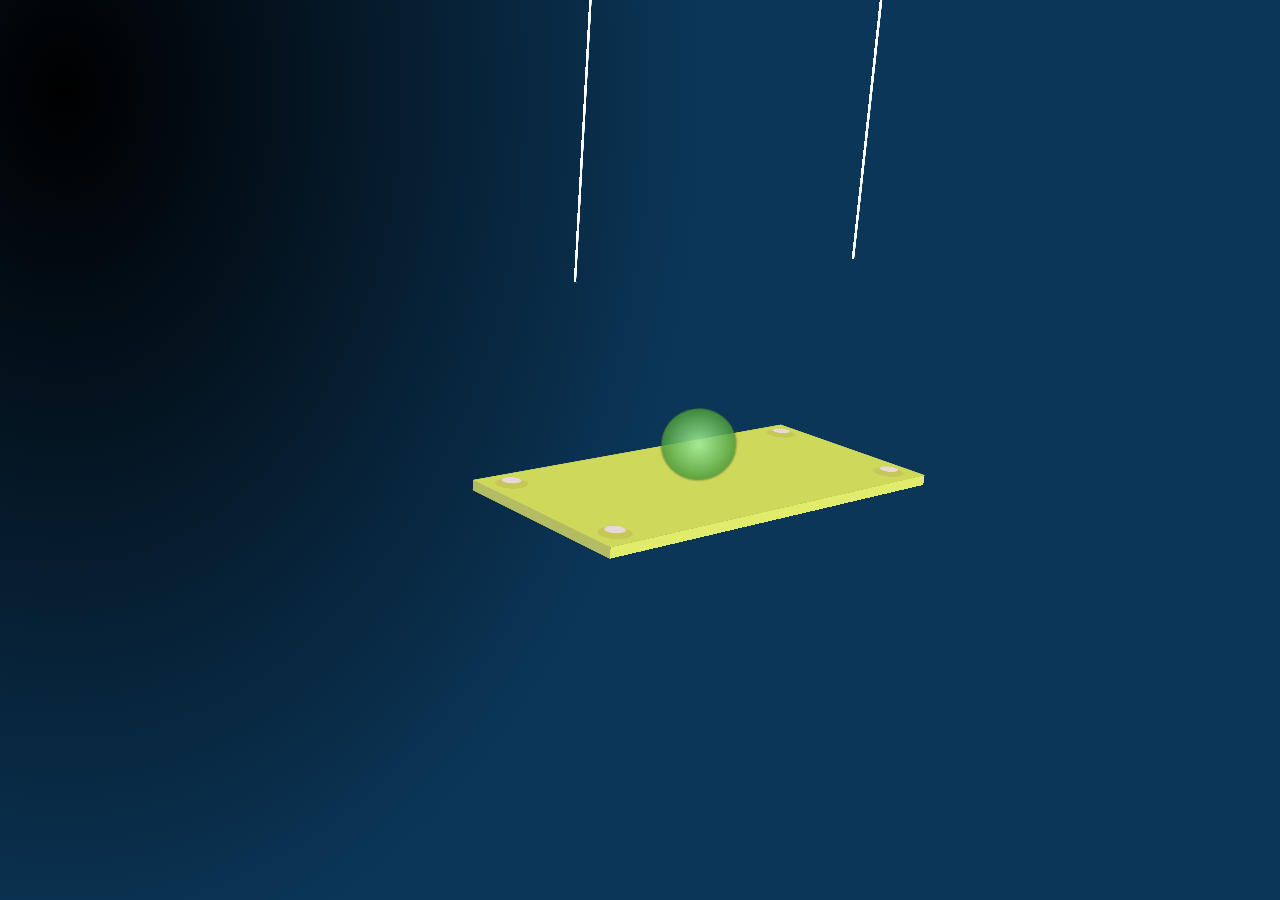
<file: P10_3D_Swing/index.html>
<!DOCTYPE html>
<html lang="en">
    <head>
        <meta charset="UTF-8">
        <title>3D Swing</title>
        <link rel="stylesheet" href="style.css">
    </head>
    <body>
        <div class="container">
            <div class="swing swing-1">
                <div class="circle circle-1"></div>
                <div class="circle circle-2"></div>
                <div class="circle circle-3"></div>
                <div class="circle circle-4"></div>
                <div class="rope rope-1"></div>
                <div class="rope rope-2"></div>
            </div>
            <div class="swing swing-2">
                <div class="circle circle-1"></div>
                <div class="circle circle-2"></div>
                <div class="circle circle-3"></div>
                <div class="circle circle-4"></div>
                <div class="rope rope-1"></div>
                <div class="rope rope-2"></div>
            </div>
            <div class="swing swing-3">
                <div class="circle circle-1"></div>
                <div class="circle circle-2"></div>
                <div class="circle circle-3"></div>
                <div class="circle circle-4"></div>
                <div class="rope rope-1"></div>
                <div class="rope rope-2"></div>
            </div>
            <div class="swing swing-4">
                <div class="circle circle-1"></div>
                <div class="circle circle-2"></div>
                <div class="circle circle-3"></div>
                <div class="circle circle-4"></div>
                <div class="rope rope-1"></div>
                <div class="rope rope-2"></div>
            </div>
            <div class="swing swing-5">
                <div class="circle circle-1"></div>
                <div class="circle circle-2"></div>
                <div class="circle circle-3"></div>
                <div class="circle circle-4"></div>
                <div class="rope rope-1"></div>
                <div class="rope rope-2"></div>
            </div>
            <div class="swing swing-6">
                <div class="ball"></div>
                <div class="circle circle-1"></div>
                <div class="circle circle-2"></div>
                <div class="circle circle-3"></div>
                <div class="circle circle-4"></div>
                <div class="rope rope-1"></div>
                <div class="rope rope-2"></div>
            </div>
        </div>
    </body>
</html>
</file>
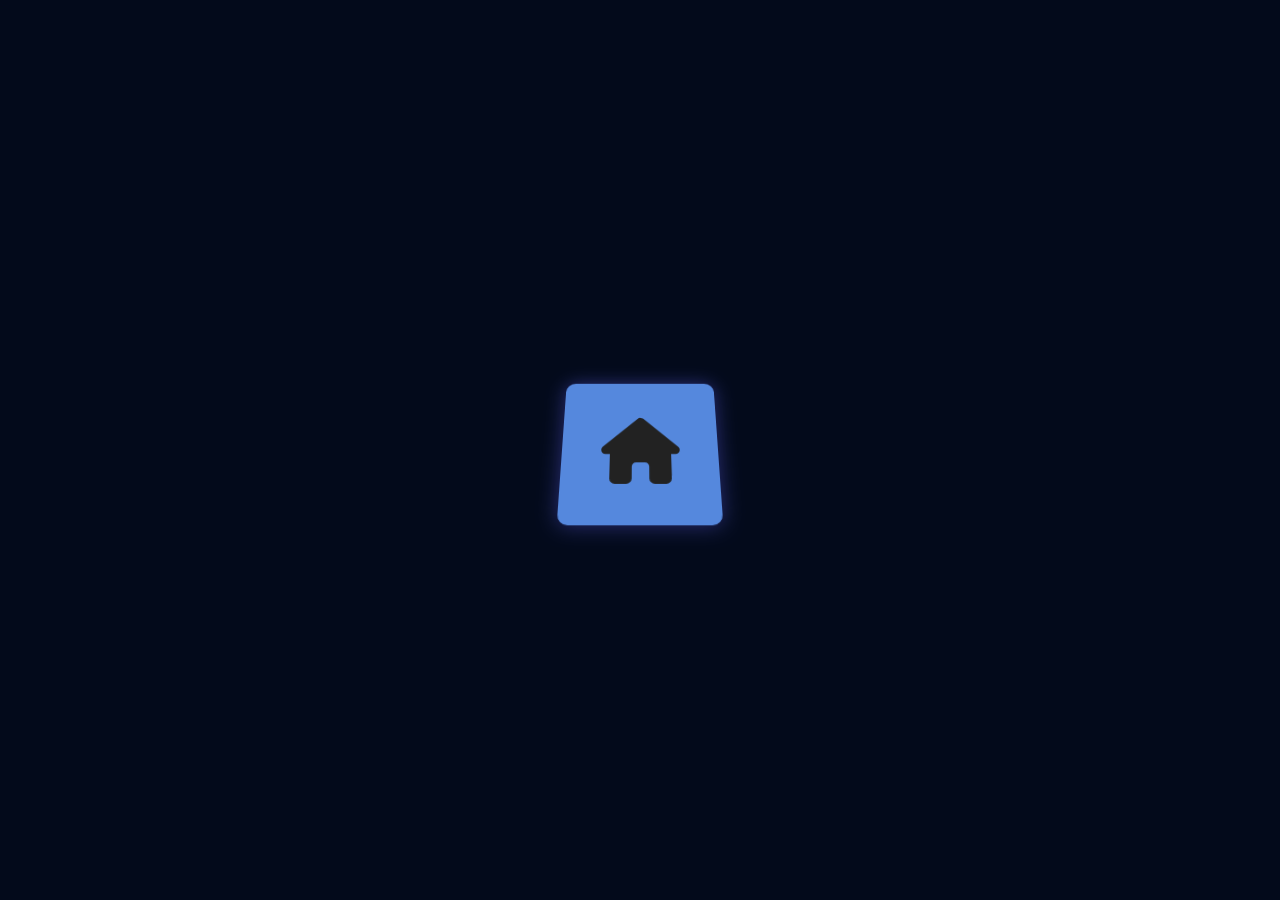
<file: P11_3D_Menu/index.html>
<!DOCTYPE html>
<html lang="en">

    <head>
        <meta charset="UTF-8">
        <title>3D Menu</title>
        <link rel="stylesheet" href="style.css">
        <link rel="stylesheet" href="https://cdnjs.cloudflare.com/ajax/libs/font-awesome/6.2.1/css/all.min.css">
    </head>

    <body>
        <div class="container">
            <div class="menu">

                <div class="menu-item">
                    <i class="fab fa-blogger"></i>
                </div>

                <div class="menu-item">
                    <i class="fas fa-users"></i>
                </div>

                <div class="menu-item center-item">
                    <i class="fas fa-home"></i>
                </div>

                <div class="menu-item">
                    <i class="fas fa-address-card"></i>
                </div>

                <div class="menu-item">
                    <i class="fas fa-photo-video"></i>
                </div>

            </div>
        </div>
        
        <script src="script.js"></script>
    </body>

</html>
</file>
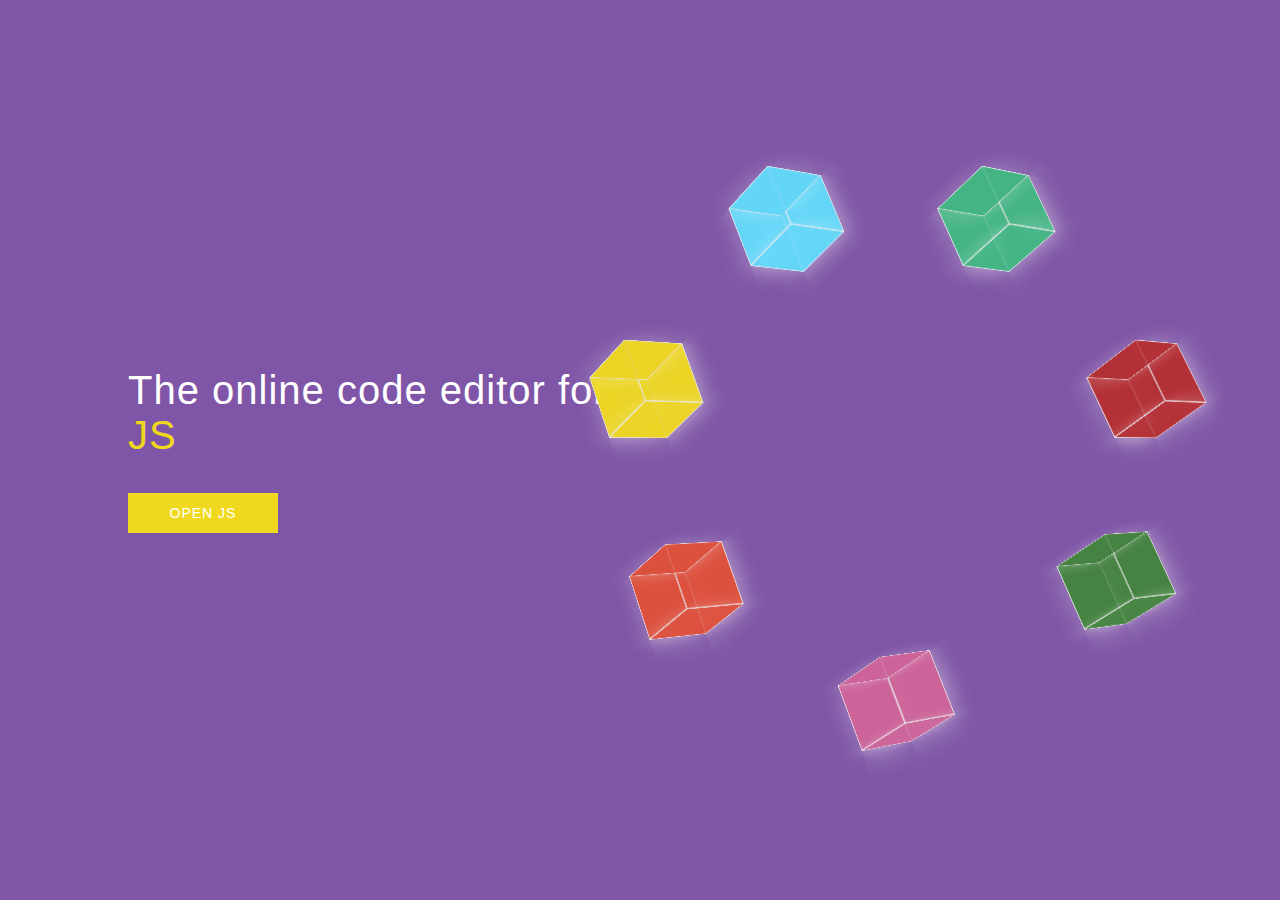
<file: P12_3D_Landing_Page/index.html>
<!DOCTYPE html>
<html lang="en">
    <head>
        <meta charset="UTF-8">
        <title>3D Boxes</title>
        <link rel="stylesheet" href="style.css">
        <link rel="icon" href="icons/box.ico">
    </head>
    <body>
        <div class="container center">
            <div class="header center">
                <h2 class="heading">The online code editor for <span>JS</span></h2>
                <button class="btn">Open <span>JS</span></button>
            </div>
            <div class="boxes center">
                <div class="box box-1">
                    <div class="top-side"></div>
                    <div class="bottom-side"></div>
                    <div class="front-side"></div>
                    <div class="back-side"></div>
                    <div class="right-side"></div>
                    <div class="left-side"></div>
                </div>

                <div class="box box-2">
                    <div class="top-side"></div>
                    <div class="bottom-side"></div>
                    <div class="front-side"></div>
                    <div class="back-side"></div>
                    <div class="right-side"></div>
                    <div class="left-side"></div>
                </div>

                <div class="box box-3">
                    <div class="top-side"></div>
                    <div class="bottom-side"></div>
                    <div class="front-side"></div>
                    <div class="back-side"></div>
                    <div class="right-side"></div>
                    <div class="left-side"></div>
                </div>

                <div class="box box-4">
                    <div class="top-side"></div>
                    <div class="bottom-side"></div>
                    <div class="front-side"></div>
                    <div class="back-side"></div>
                    <div class="right-side"></div>
                    <div class="left-side"></div>
                </div>

                <div class="box box-5">
                    <div class="top-side"></div>
                    <div class="bottom-side"></div>
                    <div class="front-side"></div>
                    <div class="back-side"></div>
                    <div class="right-side"></div>
                    <div class="left-side"></div>
                </div>

                <div class="box box-6">
                    <div class="top-side"></div>
                    <div class="bottom-side"></div>
                    <div class="front-side"></div>
                    <div class="back-side"></div>
                    <div class="right-side"></div>
                    <div class="left-side"></div>
                </div>

                <div class="box box-7">
                    <div class="top-side"></div>
                    <div class="bottom-side"></div>
                    <div class="front-side"></div>
                    <div class="back-side"></div>
                    <div class="right-side"></div>
                    <div class="left-side"></div>
                </div>
            </div>
        </div>

        <script src="script.js"></script>
    </body>
</html>
</file>
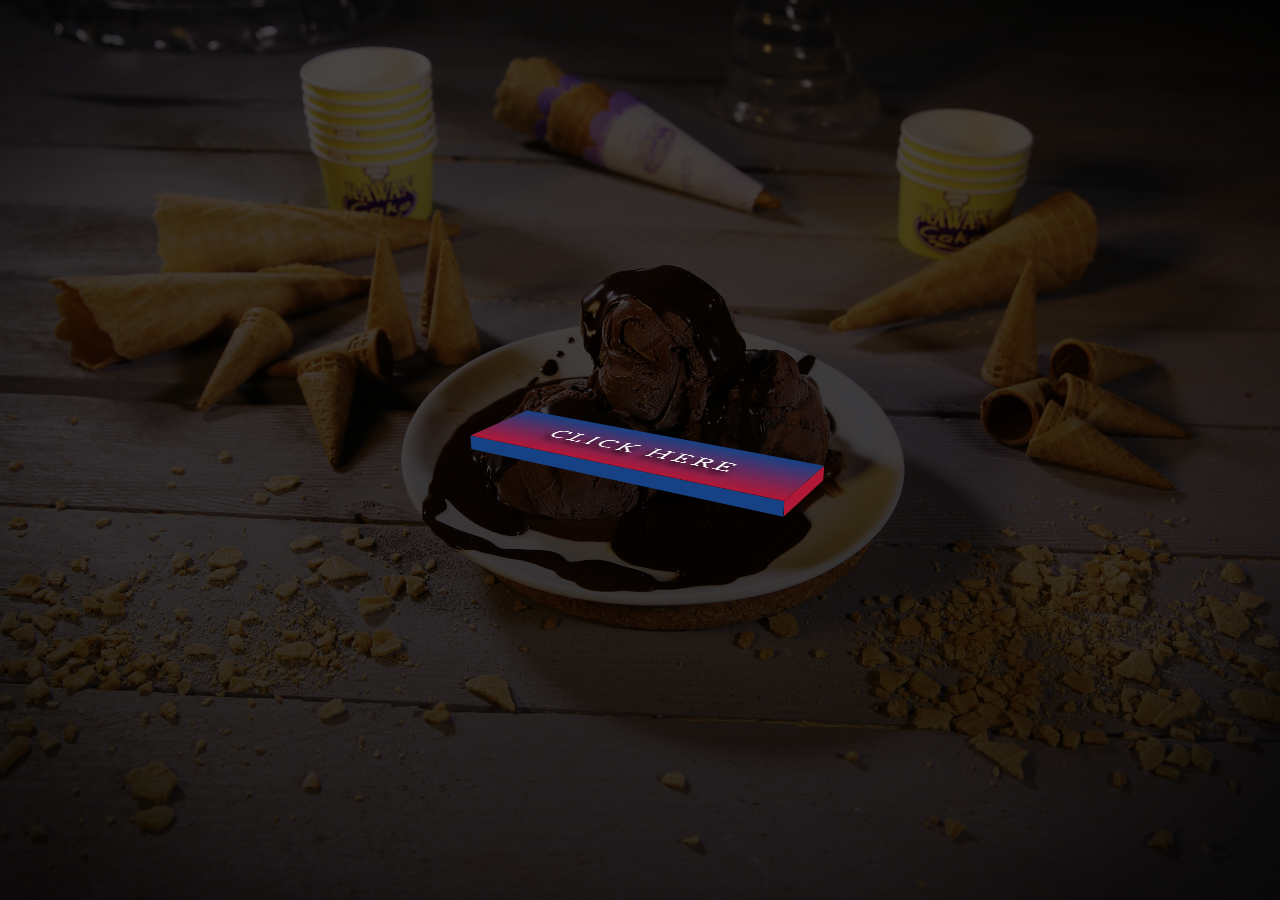
<file: P13_3D_Button/index.html>
<!DOCTYPE html>
<html lang="en">
    <head>
        <meta charset="UTF-8">
        <title>3D Button</title>
        <link href="https://fonts.googleapis.com/css2?family=Slabo+27px&display=swap" rel="stylesheet">
        <link rel="stylesheet" href="style.css">
    </head>
    <body>
        <div class="container">
            <button class="btn">Click Here</button>
        </div>
    </body>
</html>
</file>
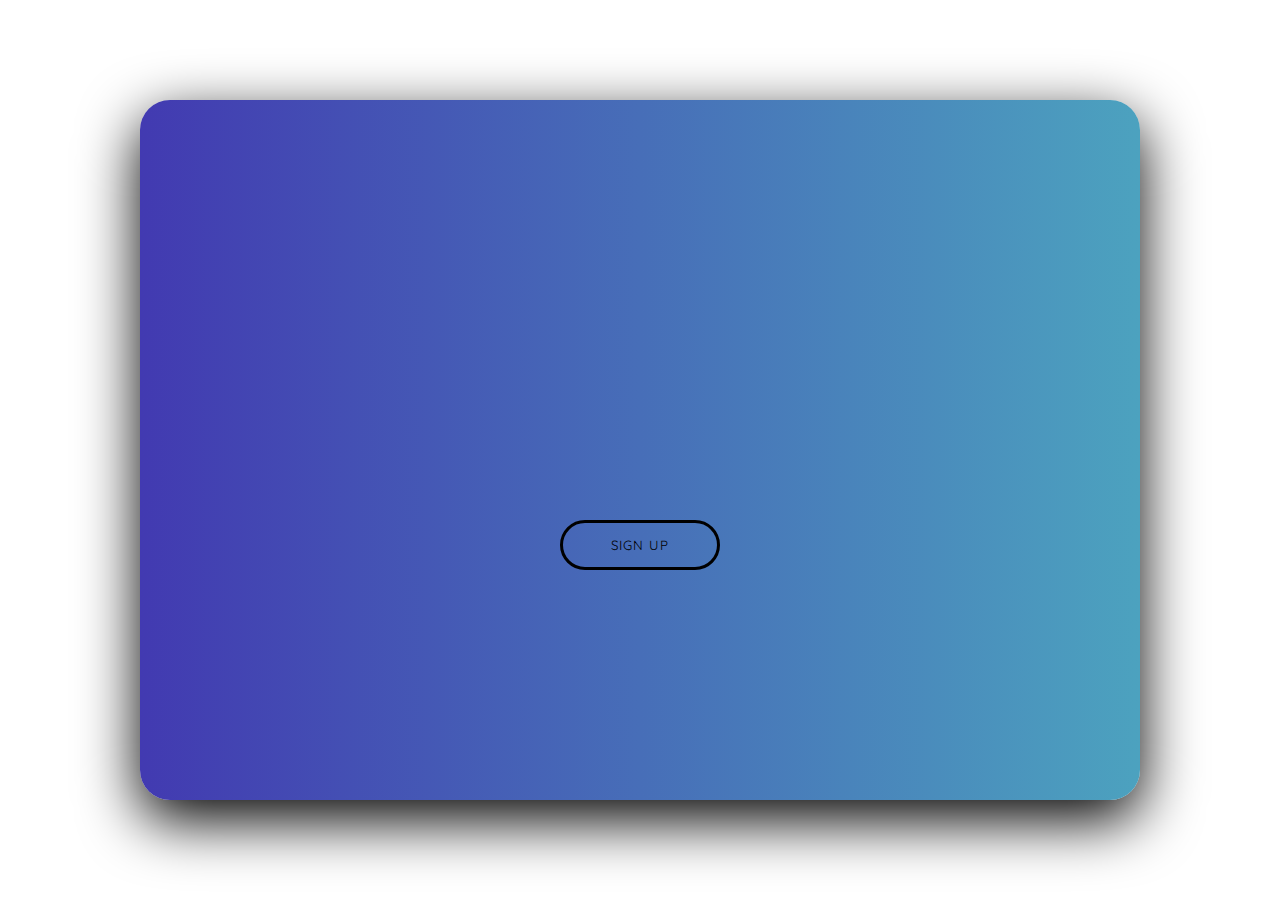
<file: P7_Sign_Up_Form/index.html>
<!DOCTYPE html>
<html lang="en">
    <head>
        <meta charset="UTF-8">
        <title>Sign up form</title>
        <link rel="stylesheet" href="style.css">
        <link rel="stylesheet" href="https://cdnjs.cloudflare.com/ajax/libs/font-awesome/6.2.1/css/all.min.css">
        <link rel="icon" href="images/favicon.ico">
        <link rel="preconnect" href="https://fonts.googleapis.com">
        <link rel="preconnect" href="https://fonts.gstatic.com" crossorigin>
        <link href="https://fonts.googleapis.com/css2?family=Quicksand:wght@300;400;500;600;700&display=swap" rel="stylesheet">
    </head>
    <body>
        <div class="container">
            <div class="form-wrapper">
                <div class="banner">
                    <h1>Hello Friend;</h1>
                    <p>Enter your personal details & start journey with us.</p>
                </div>
                <div class="green-bg">
                    <button type="button">Sign Up</button>
                </div>
                <form class="signup-form">
                    <h1>Create Account</h1>
                    <div class="social-media">
                        <i class="fab fa-facebook-f"></i>
                        <i class="fab fa-instagram"></i>
                        <i class="fab fa-linkedin-in"></i>
                    </div>
                    <p>or use your email for registration</p>
                    <div class="input-group">
                        <i class="fas fa-user"></i>
                        <input type="text" placeholder="Name">
                    </div>
                    <div class="input-group">
                        <i class="fas fa-envelope"></i>
                        <input type="email" placeholder="Email">
                    </div>
                    <div class="input-group">
                        <i class="fas fa-lock"></i>
                        <input type="password" placeholder="Password">
                    </div>
                    <button type="button">Sign Up</button>
                </form>
            </div>
        </div>

        <script src="script.js"></script>
    </body>
</html>
</file>
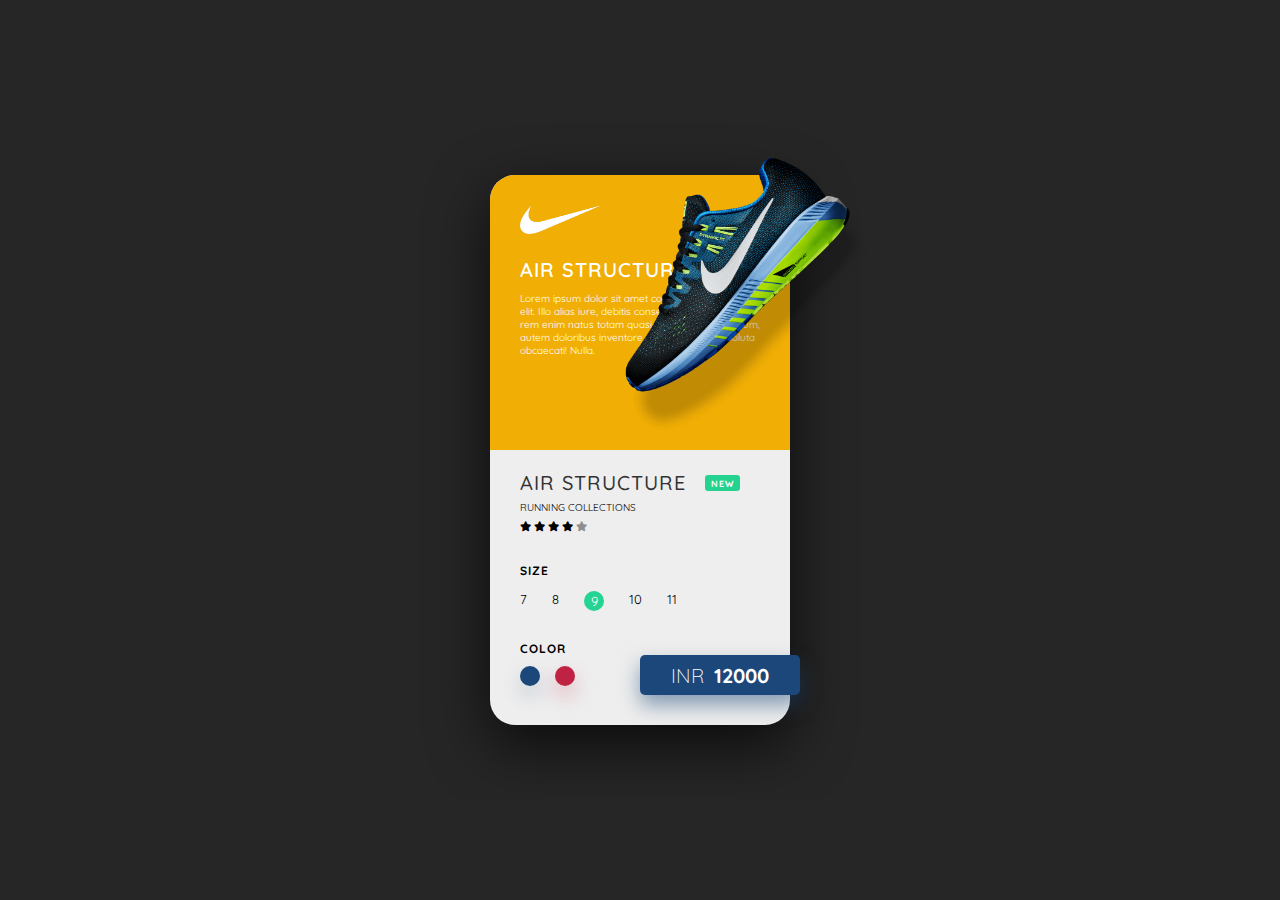
<file: P8_Nike_Product_Card/index.html>
<!DOCTYPE html>
<html lang="en">
    <head>
        <meta charset="UTF-8">
        <title>Nike Product Card</title>
        <link rel="stylesheet" href="style.css">
        <link rel="stylesheet" href="https://cdnjs.cloudflare.com/ajax/libs/font-awesome/6.2.1/css/all.min.css">
        <link rel="icon" href="images/favicon-16x16.ico">
        <link rel="preconnect" href="https://fonts.googleapis.com">
        <link rel="preconnect" href="https://fonts.gstatic.com" crossorigin>
        <link href="https://fonts.googleapis.com/css2?family=Quicksand:wght@300;400;500;600;700&display=swap" rel="stylesheet">
    </head>
    <body>
        <div class="container">
            <div class="card-wrapper">
                <div class="card">
                    <div class="card-top">
                        <img src="images/nike.png" class="logo">
                        <div class="card-top-text">
                            <h1>Air Structure</h1>
                            <p>Lorem ipsum dolor sit amet consectetur adipisicing elit. Illo alias iure, debitis consequuntur voluptas rem enim natus totam quasi, praesentium nostrum, autem doloribus inventore provident quo sit soluta obcaecati! Nulla.</p>
                        </div>
                        <img src="images/shoe1.png" class="shoe-1">
                        <img src="images/shoe2.png" class="shoe-2">
                    </div>
                    <div class="card-bottom">
                        <h1>Air Structure</h1>
                        <div class="badge">New</div>
                        <h3>Running Collections</h3>
                        <div class="stars">
                            <i class="fa-solid fa-star"></i>
                            <i class="fa-solid fa-star"></i>
                            <i class="fa-solid fa-star"></i>
                            <i class="fa-solid fa-star"></i>
                            <i class="fa-solid fa-star"></i>
                        </div>
                        <div class="size">
                            <h4>Size</h4>
                            <div class="sizes">
                                <span>7</span>
                                <span>8</span>
                                <span>9</span>
                                <span>10</span>
                                <span>11</span>
                            </div>
                        </div>
                        <div class="color">
                            <h4>Color</h4>
                            <div class="colors">
                                <div class="color-1"></div>
                                <div class="color-2"></div>
                            </div>
                        </div>
                        <div class="price">
                            <span>inr</span>
                            <span>12000</span>
                        </div>
                    </div>
                </div>
            </div>
        </div>

        <script src="script.js"></script>
    </body>
</html>
</file>
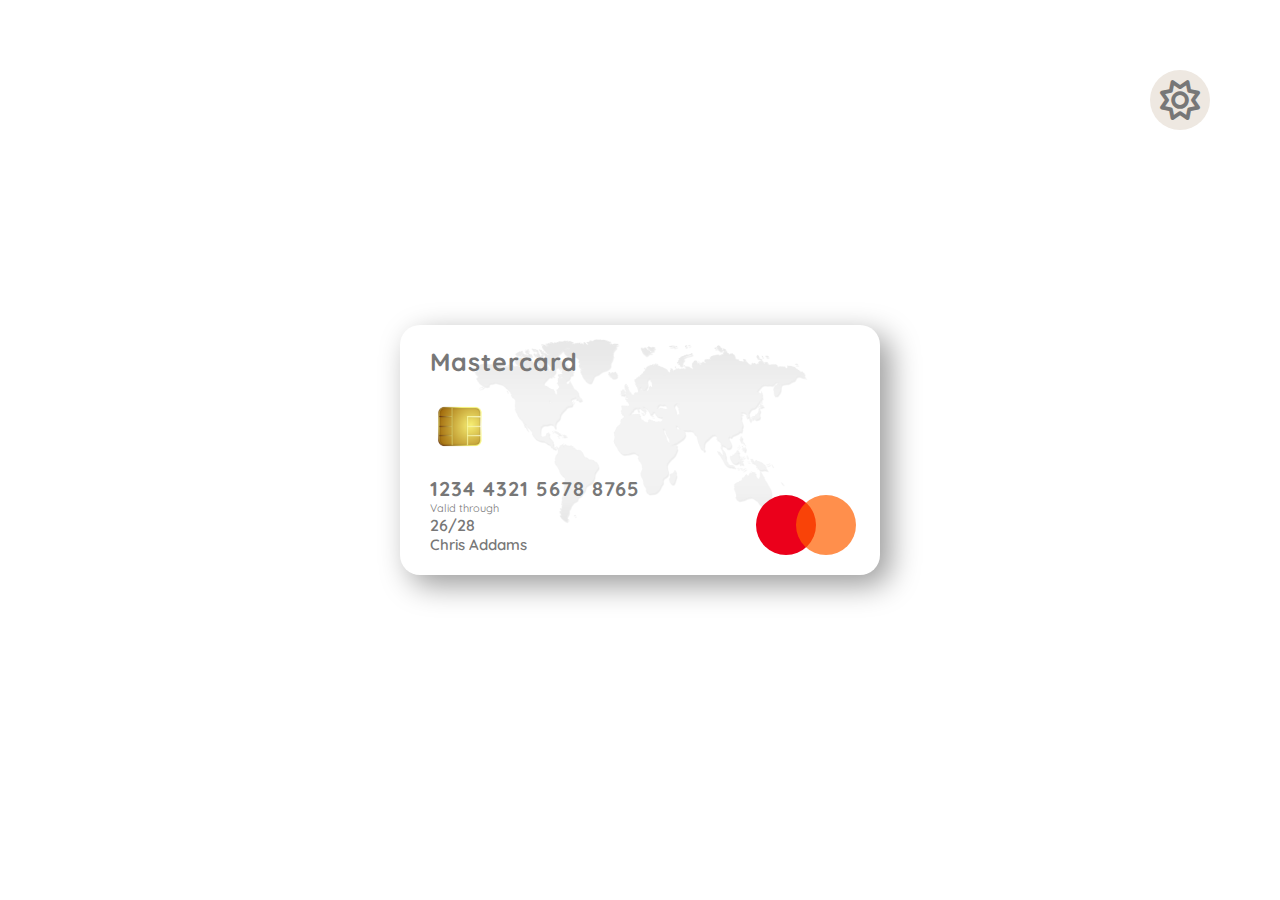
<file: P9_Dark_Mode/index.html>
<!DOCTYPE html>
<html lang="en">
    <head>
        <meta charset="UTF-8">
        <title>Dark Mode</title>
        <link rel="stylesheet" href="style.css">
        <link rel="stylesheet" href="https://cdnjs.cloudflare.com/ajax/libs/font-awesome/6.2.1/css/all.min.css">
        <link rel="icon" href="images/favicon-16x16.ico">
        <link rel="preconnect" href="https://fonts.googleapis.com">
        <link rel="preconnect" href="https://fonts.gstatic.com" crossorigin>
        <link href="https://fonts.googleapis.com/css2?family=Quicksand:wght@300;400;500;600;700&display=swap" rel="stylesheet">
    </head>
    <body>
        <div class="container">
            <div class="toggle">
                <i class="far fa-sun"></i>
            </div>
            <div class="card">
                <img src="images/map.png" class="card-map">
                <div class="card-left">
                    <h3 class="card-type">Mastercard</h3>
                    <img src="images/chip.png" class="card-chip">
                    <div>
                        <div class="card-num">1234 4321 5678 8765</div>
                        <div class="card-text">Valid through</div>
                        <div class="card-date">26/28</div>
                        <div class="card-holder">Chris Addams</div>
                    </div>
                </div>
                <div class="card-right">
                    <div class="red-circle"></div>
                    <div class="orange-circle"></div>
                </div>
            </div>
        </div>

        <script src="script.js"></script>
    </body>
</html>
</file>
<file: P10_3D_Swing/style.css>
*{
    margin: 0;
    padding: 0;
    box-sizing: border-box;
}

html{
    font-size: 62.5%;
}

.container{
    width: 100%;
    height: 100vh;
    background-image: radial-gradient(closest-side at 5% 10%, rgb(0, 0, 0), rgb(11, 54, 88) 1000%);
    display: flex;
    justify-content: center;
    align-items: center;
    perspective: 150rem;
    overflow: hidden;
}

.swing{
    width: 40rem;
    height: 20rem;
    background-color: rgba(206, 216, 91, 0.7);
    transform: rotateX(70deg) rotateZ(-40deg) rotateY(5deg);
    transform-style: preserve-3d;
    position: absolute;
    top: 50%;
    transform-origin: top;
}

.swing-1{
    animation: swingAnim 20s infinite ease-in-out;
}

.swing-2{
    animation: swingAnim 20s -4s infinite ease-in-out;
}

.swing-3{
    animation: swingAnim 20s -8s infinite ease-in-out;
}

.swing-4{
    animation: swingAnim 20s -12s infinite ease-in-out;
}

.swing-5{
    animation: swingAnim 20s -16s infinite ease-in-out;
}

.swing-6{
    animation: swing6Anim 4s -1s infinite ease-in-out;
    background-color: transparent;
}

.swing-6 div:not(.ball){
    opacity: 0;
}

.swing-6::before,
.swing-6::after{
    opacity: 0;
}

@keyframes swingAnim{
    0%{
        transform: rotateX(70deg) rotateZ(-40deg) rotateY(5deg) translateY(100rem);
    }

    20%{
        transform: rotateX(70deg) rotateZ(-40deg) rotateY(5deg) translateY(21rem);
    }

    25%{
        transform: rotateX(70deg) rotateZ(-40deg) rotateY(5deg) translateY(27rem);
    }

    35%,
    40%{
        transform: rotateX(70deg) rotateZ(-40deg) rotateY(5deg) translateY(0);
    }

    50%{
        transform: rotateX(70deg) rotateZ(-40deg) rotateY(5deg) translateY(-60rem);
    }

    55%{
        transform: rotateX(70deg) rotateZ(-40deg) rotateY(5deg) translateY(-55rem);
    }

    65%,
    70%{
        transform: rotateX(70deg) rotateZ(-40deg) rotateY(5deg) translateY(-84rem);
    }

    100%{
        transform: rotateX(70deg) rotateZ(-40deg) rotateY(5deg) translateY(-800rem);
    }
}

@keyframes swing6Anim {
    0%{
        transform: rotateX(70deg) rotateZ(-40deg) rotateY(5deg) translateY(0);
    }

    50%{
        transform: rotateX(70deg) rotateZ(-40deg) rotateY(5deg) translateY(30rem);
    }

    100%{
        transform: rotateX(70deg) rotateZ(-40deg) rotateY(5deg) translateY(0);
    }
}

.swing::before{
    content: "";
    width: 1rem;
    height: 100%;
    background-color: #b4bb65;
    position: absolute;
    transform: rotateY(90deg);
    transform-origin: left;
}

.swing::after{
    content: "";
    height: 1rem;
    width: 100%;
    background-color: #e2ec6c;
    position: absolute;
    bottom: 0;
    transform: rotateX(90deg);
    transform-origin: bottom;
}

.circle{
    width: 3rem;
    height: 3rem;
    background-color: #c5c757;
    border-radius: 50%;
    position: absolute;
    display: grid;
    place-items: center;
    transform-style: preserve-3d;
}

.circle-1{
    top: 1rem;
    left: 1rem;
}

.circle-2{
    top: 1rem;
    right: 1rem;
}

.circle-3{
    bottom: 1rem;
    right: 1rem;
}

.circle-4{
    bottom: 1rem;
    left: 1rem;
}

.circle::before{
    content: "";
    width: 1.8rem;
    height: 1.8rem;
    background-color: #e9d8d8;
    position: absolute;
    border-radius: 50%;
    transform: translateZ(0.3rem);
}

.rope{
    height: 40rem;
    width: 0.3rem;
    background-color: #fff;
    position: absolute;
    transform: translateZ(20rem) rotateX(90deg) rotateY(90deg);
    transform-origin: top;
}

.rope-1{
    top: 10rem;
    left: 2.5rem;
}

.rope-2{
    top: 10rem;
    right: 2.5rem;
}

.rope::before{
    content: "";
    width: 0.3rem;
    height: 23rem;
    background-color: #fff;
    position: absolute;
    transform: translateY(-23rem) rotateZ(21deg);
    transform-origin: bottom;
}

.rope::after{
    content: "";
    width: 0.3rem;
    height: 23rem;
    background-color: #fff;
    position: absolute;
    transform: translateY(-23rem) rotateZ(-21deg);
    transform-origin: bottom;
}

.ball{
    width: 7rem;
    aspect-ratio: 1;
    background-image: radial-gradient(rgba(159, 238, 156, 0.9), rgba(30, 110, 6, 0.8));
    position: relative;
    left: 15rem;
    top: 10rem;
    border-radius: 50%;
    transform: rotateX(90deg) rotateY(40deg);
    transform-origin: top;
    box-shadow: 0 0 0.2rem #333;
}
</file>
<file: P11_3D_Menu/style.css>
*{
    margin: 0;
    padding: 0;
    box-sizing: border-box;
}

html{
    font-size: 62.5%;
}

.container{
    width: 100%;
    height: 100vh;
    display: flex;
    align-items: center;
    background-color: #030a1b;
    perspective: 40rem;
}

.menu{
    width: 100%;
    padding: 0 25rem;
    display: flex;
    justify-content: space-evenly;
    transform-style: preserve-3d;
}

.change.menu .menu-item{
    transform: rotateY(0) rotateX(0)
    translateX(0) translateY(0) translateZ(0);
    opacity: 1;
}

.menu-item{
    width: 20rem;
    height: 15rem;
    background-color: #5588dd;
    display: flex;
    justify-content: center;
    align-items: center;
    border-radius: 1rem;
    cursor: pointer;
    box-shadow: 0 0 2rem rgba(100, 100, 255, 0.4);
}

.menu-item:hover{
    background-color: #ccccff;
    box-shadow: 0 0 3rem rgba(100, 100, 255, 0.6);
}

.menu-item:not(.center-item){
    opacity: 0;
}

.menu-item:nth-child(1){
    transform: rotateY(-70deg) rotateX(20deg) 
    translateX(-50rem) translateY(-15rem) translateZ(-50rem);
    transition: transform 1.2s ease-in, opacity 1s ease-in, background-color 0.5s, box-sizing 0.5s;
}

.menu-item:nth-child(2){
    transform: rotateY(-70deg) rotateX(20deg) 
    translateX(-20rem) translateY(-5rem) translateZ(-20rem);
    transition: transform 1s ease-in, opacity 1s ease-in, background-color 0.5s, box-sizing 0.5s;;
}

.menu-item:nth-child(3){
    transform: rotateX(20deg);
    transition: transform 1s ease-in, background-color 0.5s, box-sizing 0.5s;;
}

.menu-item:nth-child(4){
    transform: rotateY(70deg) rotateX(20deg) 
    translateX(20rem) translateY(-5rem) translateZ(-20rem);
    transition: transform 1s ease-in, opacity 1s ease-in, background-color 0.5s, box-sizing 0.5s;;
}

.menu-item:nth-child(5){
    transform: rotateY(70deg) rotateX(20deg) 
    translateX(50rem) translateY(-15rem) translateZ(-50rem);
    transition: transform 1.2s ease-in, opacity 1s ease-in, background-color 0.5s, box-sizing 0.5s;;
}

.menu-item i{
    font-size: 7rem;
    color: #222;
    transition: color 0.5s;
}

.menu-item:hover i{
    color: #6464ff;
}
</file>
<file: P12_3D_Landing_Page/style.css>
* {
    margin: 0;
    padding: 0;
    box-sizing: border-box;
    font-family: Arial, sans-serif;
}

html {
    font-size: 62.5%;
}

.center {
    display: flex;
    justify-content: center;
    align-items: center;
}

.container {
    width: 100%;
    height: 100vh;
    background-color: rgb(127, 86, 167);
}

.header {
    width: 40%;
    height: 100%;
    flex-direction: column;
    align-items: flex-start;
}

.heading {
    font-size: 4rem;
    color: #fff;
    font-weight: 200;
    letter-spacing: 0.1rem;
}

.heading span {
    font-size: 4rem;
    color: #efd81d;
    transition: color 0.2s;
}

.btn {
    width: 15rem;
    height: 4rem;
    background-color: #efd81d;
    font-size: 1.4rem;
    text-transform: uppercase;
    color: #fff;
    letter-spacing: 0.1rem;
    border: none;
    margin-top: 3.5rem;
    transition: background-color 0.3s;
    cursor: pointer;
}

.boxes {
    width: 40%;
    height: 100%;
    perspective: 150rem;
}

.active.box {
    top: 0;
    left: 0;
    transition: all 0.5s;
}

.box {
    transform-style: preserve-3d;
    transform: rotateY(45deg) rotateX(30deg);
    position: relative;
    display: flex;
    justify-content: center;
    align-items: center;
    cursor: pointer;
    transition: all 0.5s;
}

@keyframes boxAnim {
    0% {
        transform: rotateX(0) rotateY(0) rotateZ(0);
    }

    100% {
        transform: rotateX(360deg) rotateY(360deg) rotateZ(360deg);
    }
}

.box-1 {
    left: -25rem;
    top: -6rem;
    animation: boxAnim 100s infinite linear;
}

.box-2 {
    left: -11rem;
    top: -23rem;
    animation: boxAnim 100s -10s infinite linear;
}

.box-3 {
    left: 10rem;
    top: -23rem;
    animation: boxAnim 100s -20s infinite linear;
}

.box-4 {
    left: 25rem;
    top: -6rem;
    animation: boxAnim 100s -30s infinite linear;
}

.box-5 {
    left: 22rem;
    top: 13rem;
    animation: boxAnim 100s -40s infinite linear;
}

.box-6 {
    left: 0rem;
    top: 25rem;
    animation: boxAnim 100s -50s infinite linear;
}

.box-7 {
    left: -21rem;
    top: 14rem;
    animation: boxAnim 100s -60s infinite linear;
}

.active.box div {
    width: 16rem;
    height: 16rem;
    transition: all 0.2s 0.5s ease-in-out;
}

.box div {
    width: 7rem;
    height: 7rem;
    position: absolute;
    opacity: 0.8;
    box-shadow: 0.1rem 0.1rem 0.1rem #eee inset, 
    -0.1rem -0.1rem 0.1rem #eee inset,
    0.1rem 0.1rem 3.5rem rgba(255, 255, 255, 0.2),
    -0.1rem -0.1rem 3.5rem rgba(255, 255, 255, 0.2);
}

.box-1 div {
    /*JS*/
    background-color: #efd81d;
}

.box-2 div {
    /*React*/
    background-color: #61dbfb;
}

.box-3 div {
    /*Vue*/
    background-color: #41b883;
}

.box-4 div {
    /*Angular*/
    background-color: #b52e31;
}

.box-5 div {
    /*Node*/
    background-color: #43853d;
}

.box-6 div {
    /*Sass*/
    background-color: #cf6498;
}

.box-7 div {
    /*Ember*/
    background-color: #e04e39;
}

.top-side {
    transform: rotateX(90deg) translateZ(3.5rem);
}

.bottom-side {
    transform: rotateX(90deg) translateZ(-3.5rem);
}

.front-side {
    transform: translateZ(3.5rem);
}

.back-side {
    transform: translateZ(-3.5rem);
}

.right-side {
    transform: rotateY(-90deg) translateX(3.5rem);
    transform-origin: right;
}

.left-side {
    transform: rotateY(90deg) translateX(-3.5rem);
    transform-origin: left;
}

.active .top-side {
    transform: rotateX(90deg) translateZ(8rem);
}
  
.active .bottom-side {
    transform: rotateX(90deg) translateZ(-8rem);
}
  
.active .front-side {
    transform: translateZ(8rem);
}
  
.active .back-side {
    transform: translateZ(-8rem);
}
  
.active .right-side {
    transform: rotateY(-90deg) translateX(8rem);
    transform-origin: right;
}
  
.active .left-side {
    transform: rotateY(90deg) translateX(-8rem);
    transform-origin: left;
}
</file>
<file: P13_3D_Button/style.css>
* {
    margin: 0;
    padding: 0;
}

.container {
    width: 100%;
    height: 100vh;
    background: linear-gradient(rgba(0, 0, 0, 0.7), rgba(0, 0, 0, 0.8)),
      url(images/icecream1.jpg) center no-repeat;
    background-size: cover;
    display: flex;
    justify-content: center;
    align-items: center;
    perspective: 1000px;
}

.btn {
    width: 350px;
    height: 100px;
    background: linear-gradient(#164185, #b11736);
    border: none;
    outline: none;
    font-family: 'Slabo 27px', serif;
    font-size: 35px;
    text-transform: uppercase;
    letter-spacing: 4px;
    color: #fff;
    text-shadow: 0 10px 10px #000;
    cursor: pointer;
    transform: rotateX(70deg) rotateZ(30deg);
    transform-style: preserve-3d;
    transition: transform 0.5s;
}

.btn::before {
    content: "";
    width: 100%;
    height: 15px;
    background-color: #164185;
    position: absolute;
    bottom: 0;
    right: 0;
    transform: rotateX(90deg);
    transform-origin: bottom;
}
  
.btn::after {
    content: "";
    width: 15px;
    height: 100%;
    background-color: #b11736;
    position: absolute;
    top: 0;
    right: 0;
    transform: rotateY(-90deg);
    transform-origin: right;
}
  
.btn:hover {
    transform: rotateX(30deg) rotateZ(0);
}
</file>
<file: P7_Sign_Up_Form/style.css>
*{
    margin: 0;
    padding: 0;
    box-sizing: border-box;
    outline: none;
    font-family: Quicksand, sans-serif;
}

html{
    font-size: 62.5%;
}

.container{
    width: 100%;
    height: 100vh;
    display: flex;
    justify-content: center;
    align-items: center;
}

.form-wrapper{
    width: 100rem;
    height: 70rem;
    background-color: #eee;
    border-radius: 3rem;
    box-shadow: 0 2rem 6rem rgba(0, 0, 0.3);
    position: relative;
    overflow: hidden;
}

.banner{
    position: absolute;
    top: 25%;
    left: -30rem;
    text-align: center;
    color: #fff;
    width: 30rem;
    z-index: 100;
    transition: left 0.8s;
}

.container.change .banner{
    left: 5rem;
}

.banner h1{
    font-size: 4rem;
    margin-bottom: 3rem;
}

.banner p{
    font-size: 2rem;
}

.green-bg{
    width: 100%;
    height: 100%;
    background: linear-gradient(to right, #423ab1, #4ca2bf);
    position: absolute;
    top: 0;
    left: 0;
    z-index: 50;
    transition: width 1.5s cubic-bezier(.19, 1, .22, 1);
}

.container.change .green-bg{
    width: 40%;
}

.green-bg button{
    position: absolute;
    top: 60%;
    left: 50%;
    transform: translateX(-50%);
    width: 16rem;
    height: 5rem;
    background-color: transparent;
    border: 0.3rem solid black;
    border-radius: 3rem;
    text-transform: uppercase;
    letter-spacing: .1rem;
    color: black;
    cursor: pointer;
}

.green-bg button:hover{
    background-color: #fff;
}

.signup-form{
    width: 60rem;
    height: 100%;
    position: absolute;
    top: 0;
    left: 0;
    display: flex;
    flex-direction: column;
    justify-content: space-around;
    align-items: center;
    padding: 10rem 0;
    transition: left 1.5s cubic-bezier(.19, 1, .22, 1);
}

.container.change .signup-form{
    left: 40rem;
}

.signup-form h1{
    font-size: 4rem;
    color: #3a6ab1;
}

.social-media{
    display: flex;
}

.social-media i{
    width: 4rem;
    height: 4rem;
    border: .1rem solid #777;
    border-radius: 50%;
    display: flex;
    justify-content: center;
    align-items: center;
    margin-right: 2rem;
    font-size: 2rem;
    color: #555;
}

.signup-form p{
    font-size: 1.8rem;
    color: #555;
    margin-bottom: 2rem;
}

.input-group{
    position: relative;
}

.input-group input{
    width: 28rem;
    height: 5rem;
    padding: 1rem 1rem 1rem 3rem;
    background-color: #ddd;
    border: none;
    border-radius: 0.5rem;
}

.input-group i{
    position: absolute;
    top: 50%;
    left: 1rem;
    transform: translateY(-50%);
    font-size: 1.2rem;
    color: #555;
}

.signup-form button{
    width: 16rem;
    height: 5rem;
    background-color: #3a6ab1;
    border: none;
    border-radius: 3rem;
    text-transform: uppercase;
    letter-spacing: 0.1rem;
    color: black;
    margin-top: 3rem;
    cursor: pointer;
}

.signup-form button:hover{
    border-radius: 3rem;
    border: 0.3rem solid black;
    background-color: #fff;
}
</file>
<file: P8_Nike_Product_Card/style.css>
*{
    margin: 0;
    padding: 0;
    box-sizing: border-box;
    font-family: Quicksand, sans-serif;
}

html{
    font-size: 62.5%;
}

.container{
    width: 100%;
    height: 100vh;
    background-color: #262626;
    display: grid;
    place-items: center;
}

.card-wrapper{
    width: 50rem;
    height: 70rem;
    padding: 0 10rem;
    display: grid;
    place-items: center;
    overflow: hidden;
}

.card{
    width: 30rem;
    height: 55rem;
    background-color: #eee;
    border-radius: 2.5rem;
    box-shadow: 0 2rem 6rem rgba(0, 0, 0, 0.7);
    position: relative;
}

.card-top{
    width: 100%;
    height: 50%;
    background: #f1ae04;
    padding: 3rem;
    border-radius: 2.5rem 2.5rem 0 0;
    transition: background 0.5s;
}

.container.change .card-top{
    background-color: #d35246;
}

.logo{
    width: 8rem;
    margin-bottom: 2rem;
}

.card-top-text{
    color: #fff;
}

.card-top-text h1{
    font-weight: 600;
    text-transform: uppercase;
    letter-spacing: 0.1rem;
    margin-bottom: 1rem;
}

.shoe-1{
    width: 30rem;
    position: absolute;
    top: -2.5rem;
    right: -10rem;
    transition: transform 1s;
}

.container.change .shoe-1{
    transform: translateX(-50rem) rotateZ(45deg);
}

.shoe-2{
    width: 33rem;
    position: absolute;
    top: -10rem;
    right: -45rem;
    transition: transform 1s ;
}

.container.change .shoe-2{
    transform: translateX(-40rem) rotateZ(-45deg);
}

.card-bottom{
    width: 100%;
    height: 50%;
    padding: 2rem 3rem;
}

.card-bottom h1{
    font-weight: 500;
    text-transform: uppercase;
    letter-spacing: 0.1rem;
    color: #333;
    margin-bottom: 0.6rem;
}

.badge{
    position: absolute;
    top: 30rem;
    right: 5rem;
    width: 3.5rem;
    height: 1.6rem;
    background: #25d390;
    color: #fff;
    display: grid;
    place-items: center;
    border-radius: 0.3rem;
    font-size: 0.9rem;
    font-weight: bold;
    letter-spacing: 0.1rem;
    text-transform: uppercase;
}

.card-bottom h3{
    font-size: 1rem;
    font-weight: 400;
    text-transform: uppercase;
    margin-bottom: 0.6rem;
}

.stars{
    margin-bottom: 3rem;
}

.stars i:last-child{
    opacity: 0.4;
}

.size{
    margin-bottom: 3rem;
}

.size h4{
    font-size: 1.2rem;
    text-transform: uppercase;
    letter-spacing: 0.1rem;
    margin-bottom: 1.3rem;
}

.sizes{
    display: flex;
}

.sizes span{
    font-size: 1.3rem;
    margin-right: 2.5rem;
}

.sizes span:nth-child(3){
    width: 2rem;
    height: 2rem;
    background-color: #25d393;
    color: #fff;
    border-radius: 50%;
    display: grid;
    place-items: center;
}

.color h4{
    font-size: 1.2rem;
    text-transform: uppercase;
    letter-spacing: 0.1rem;
    margin-bottom: 1rem;
}

.colors{
    display: flex;
}

.color-1, .color-2{
    width: 2rem;
    height: 2rem;
    border-radius: 50%;
    cursor: pointer;
}

.color-1{
    background-color: #1c477a;
    margin-right: 1.5rem;
    box-shadow: 0 1rem 2rem rgba(28, 71, 122, 0.2);
}

.color-2{
    background-color: #c02244;
    box-shadow: 0 1rem 2rem rgba(192, 34, 68, 0.3);
}

.price{
    width: 16rem;
    height: 4rem;
    background-color: #1c477a;
    color: #fff;
    border-radius: 0.5rem;
    position: absolute;
    right: -1rem;
    bottom: 3rem;
    box-shadow: 0 1rem 2rem rgba(28, 71, 122, 0.5);
    display: flex;
    justify-content: center;
    align-items: center;
    transition: background 0.5s;
}

.container.change .price{
    background-color: #c02244;
}

.price span{
    font-size: 2rem;
}

.price span:first-child{
    font-weight: 300;
    text-transform: uppercase;
    margin-right: 1rem;
}

.price span:last-child{
    font-weight: bold;
}
</file>
<file: P9_Dark_Mode/style.css>
*{
    margin: 0;
    padding: 0;
    box-sizing: border-box;
    font-family: Quicksand, sans-serif;
}

html{
    font-size: 62.5%;
}

.container{
    width: 100%;
    height: 100vh;
    display: grid;
    place-items: center;
}

.container.dark{
    background-color: #262626;
}

.toggle{
    width: 6rem;
    height: 6rem;
    background-color: #eee8e1;
    position: absolute;
    top: 7rem;
    right: 7rem;
    display: grid;
    place-items: center;
    border-radius: 50%;
    cursor: pointer;
}

.container.dark .toggle{
    background-color: #464646;
}

.toggle i{
    font-size: 4rem;
    color: #777;
}

.container.dark .toggle i{
    color: #ddd;
}

.card{
    width: 48rem;
    height: 25rem;
    border-radius: 2rem;
    position: relative;
    display: flex;
    box-shadow: 1rem 1rem 3rem rgba(0, 0, 0, 0.4);
}

.container.dark .card{
    background-color: #353535;
}

.card-map{
    width: 35rem;
    position: absolute;
    top: 1rem;
    left: 50%;
    transform: translateX(-50%);
    opacity: 0.2;
}

.card-left{
    width: 70%;
    height: 100%;
    padding: 1rem 0 1rem 3rem;
    display: flex;
    flex-direction: column;
    justify-content: space-around;
    color: #777;
    z-index: 10;
}

.container.dark .card-left{
    color: #ccc;
}

.card-type{
    font-size: 2.5rem;
    letter-spacing: 0.1rem;
}

.card-chip{
    width: 6rem;
}

.card-num{
    font-size: 2rem;
    font-weight: bold;
    letter-spacing: 0.1rem;
}

.card-text{
    font-size: 1.1rem;
}

.card-date{
    font-size: 1.6rem;
    font-weight: 600;
}

.card-holder{
    font-size: 1.5rem;
    font-weight: 600;
}

.card-right{
    display: flex;
    align-items: flex-end;
    padding: 0 0 2rem 2rem;
    z-index: 10;
}

.red-circle, 
.orange-circle{
    width: 6rem;
    height: 6rem;
    background-color: red;
    border-radius: 50%;
}

.red-circle{
    background-color: #eb001b;
}

.orange-circle{
    background-color: #ff5f00;
    margin-left: -2rem;
    opacity: 0.7;
}
</file>
